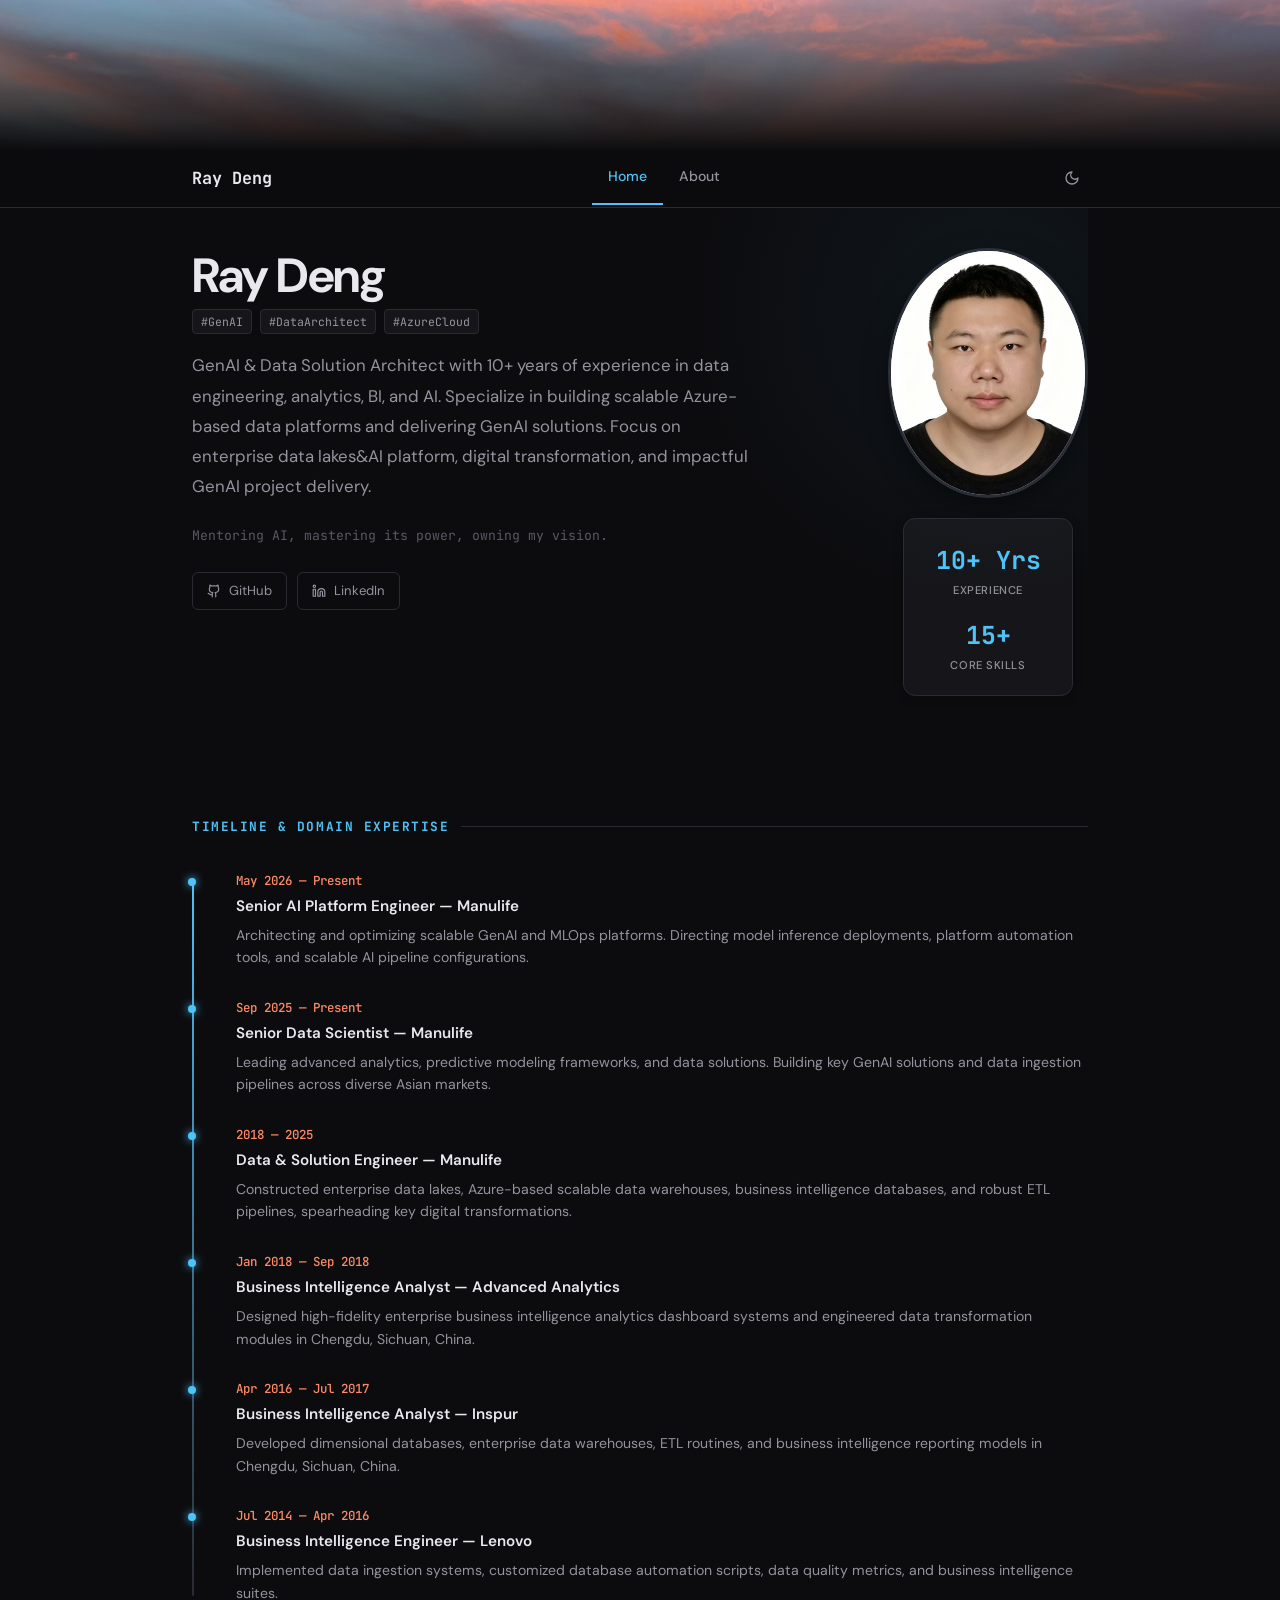
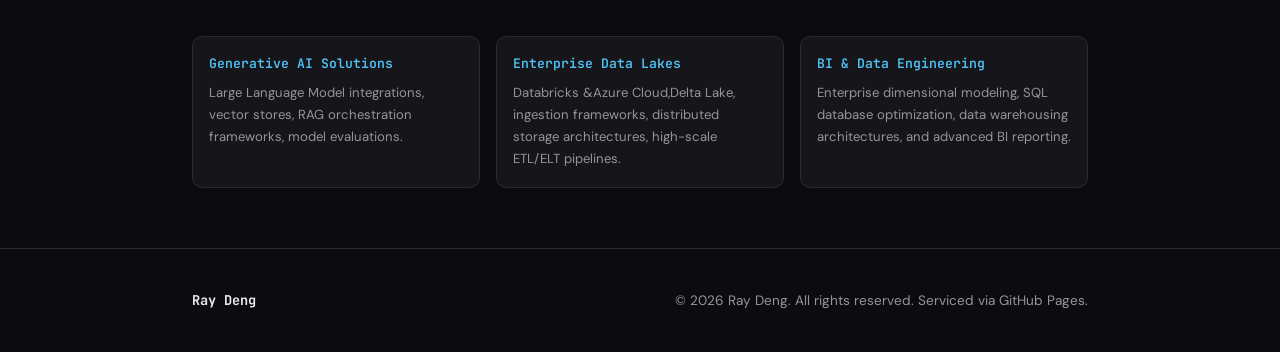
<file: index.html>
<!DOCTYPE html>
<html lang="en" data-theme="dark">

<head>
  <meta charset="UTF-8">
  <meta name="viewport" content="width=device-width, initial-scale=1.0">
  <meta name="description"
    content="Welcome to Ray Deng's digital space. Explore thoughts, tutorials, and insights about modern web development, UI/UX design, and coding practices.">
  <meta name="author" content="Ray Deng">

  <!-- Open Graph / Facebook -->
  <meta property="og:type" content="website">
  <meta property="og:url" content="https://raydeng123.github.io/">
  <meta property="og:title" content="Ray Deng | Tech Blog & Portfolio">
  <meta property="og:description"
    content="Explore insights, projects, and tutorials about front-end architecture, CSS layouts, and modern web systems.">
  <meta property="og:image" content="assets/welcome-cover.png">

  <!-- Twitter -->
  <meta property="twitter:card" content="summary_large_image">
  <meta property="twitter:url" content="https://raydeng123.github.io/">
  <meta property="twitter:title" content="Ray Deng | Tech Blog & Portfolio">
  <meta property="twitter:description"
    content="Explore insights, projects, and tutorials about front-end architecture, CSS layouts, and modern web systems.">
  <meta property="twitter:image" content="assets/welcome-cover.png">

  <title>Ray Deng | Digital Space</title>

  <!-- Stylesheets -->
  <link rel="stylesheet" href="css/styles.css?v=2.2">

  <!-- Favicon -->
  <link rel="icon" type="image/png" href="assets/avatar.png">
</head>

<body>

  <!-- --- TOP WIDESCREEN BANNER --- -->
  <div class="profile-banner">
    <img src="assets/banner-bg.jpeg" alt="Ray Deng Sunset Lake Profile Banner">
  </div>

  <!-- --- STICKY NAV BAR (VIC STYLE) --- -->
  <header class="site-nav">
    <div class="nav-inner">
      <div class="nav-brand-group">
        <a href="index.html" class="nav-brand">
          <span class="mono">Ray Deng</span>
        </a>
      </div>

      <nav aria-label="Main Navigation">
        <ul class="nav-tabs" id="nav-tabs">
          <li class="nav-tab active" data-target="hero">Home</li>
          <li class="nav-tab" data-target="about">About</li>
        </ul>
      </nav>

      <div class="nav-controls">
        <button id="theme-toggle" class="theme-toggle-btn" aria-label="Toggle dark/light theme">
          <svg width="16" height="16" viewBox="0 0 24 24" fill="none" stroke="currentColor" stroke-width="2"
            stroke-linecap="round" stroke-linejoin="round"></svg>
        </button>
        <button id="mobile-menu-toggle" class="mobile-menu-toggle" aria-label="Open mobile menu" aria-expanded="false">
          ☰
        </button>
      </div>
    </div>
  </header>

  <!-- --- MAIN CONTAINER --- -->
  <main class="container">

    <!-- --- HERO / PROFILE SUMMARY SECTION --- -->
    <section id="hero" class="hero page-section">
      <div class="hero-grid">

        <!-- Left details column -->
        <div class="hero-left">
          <h1 class="hero-name">Ray Deng</h1>

          <div class="hero-sub-badges">
            <span class="hero-badge">#GenAI</span>
            <span class="hero-badge">#DataArchitect</span>
            <span class="hero-badge">#AzureCloud</span>
          </div>

          <p class="hero-tagline">
            GenAI & Data Solution Architect with 10+ years of experience in data engineering, analytics, BI, and AI.
            Specialize in building scalable Azure-based data platforms and delivering GenAI solutions. Focus on
            enterprise data lakes&AI platform, digital transformation, and impactful GenAI project delivery.
          </p>

          <p class="hero-signature">
            Mentoring AI, mastering its power, owning my vision.
          </p>

          <!-- Social Profiles -->
          <ul class="social-links" aria-label="Professional Links">
            <li>
              <a href="https://github.com/raydeng" class="social-link" target="_blank" rel="noopener">
                <svg width="14" height="14" viewBox="0 0 24 24" fill="none" stroke="currentColor" stroke-width="2"
                  stroke-linecap="round" stroke-linejoin="round">
                  <path
                    d="M15 22v-4a4.8 4.8 0 0 0-1-3.5c3 0 6-2 6-5.5.08-1.25-.27-2.48-1-3.5.28-1.15.28-2.35 0-3.5 0 0-1 0-3 1.5-2.64-.5-5.36-.5-8 0C6 2 5 2 5 2c-.3 1.15-.3 2.35 0 3.5A5.403 5.403 0 0 0 4 9c0 3.5 3 5.5 6 5.5-.39.49-.68 1.05-.85 1.65-.17.6-.22 1.23-.15 1.85v4">
                  </path>
                  <path d="M9 18c-4.51 2-5-2-7-2"></path>
                </svg>
                <span>GitHub</span>
              </a>
            </li>
            <li>
              <a href="https://www.linkedin.com/in/ray-deng-637037118/" class="social-link" target="_blank"
                rel="noopener">
                <svg width="14" height="14" viewBox="0 0 24 24" fill="none" stroke="currentColor" stroke-width="2"
                  stroke-linecap="round" stroke-linejoin="round">
                  <path d="M16 8a6 6 0 0 1 6 6v7h-4v-7a2 2 0 0 0-2-2 2 2 0 0 0-2 2v7h-4v-7a6 6 0 0 1 6-6z"></path>
                  <rect x="2" y="9" width="4" height="12"></rect>
                  <circle cx="4" cy="4" r="2"></circle>
                </svg>
                <span>LinkedIn</span>
              </a>
            </li>
          </ul>
        </div>

        <!-- Right profile column -->
        <div class="hero-right">
          <div class="hero-avatar">
            <img src="assets/avatar.jpg" alt="Ray Deng avatar representation">
          </div>

          <div class="hero-stats">
            <div class="stat-item">
              <div class="stat-num">10+ Yrs</div>
              <div class="stat-label">Experience</div>
            </div>
            <div class="stat-item">
              <div class="stat-num">15+</div>
              <div class="stat-label">Core Skills</div>
            </div>
          </div>
        </div>

      </div>
    </section>

    <!-- --- ABOUT ME SECTION (GLOWING TIMELINE) --- -->
    <section id="about" class="section page-section">
      <h2 class="section-title">Timeline & Domain Expertise</h2>

      <div class="timeline">

        <div class="timeline-item">
          <div class="timeline-period">May 2026 — Present</div>
          <h3 class="timeline-title">Senior AI Platform Engineer — Manulife</h3>
          <p class="timeline-desc">
            Architecting and optimizing scalable GenAI and MLOps platforms. Directing model inference deployments,
            platform automation tools, and scalable AI pipeline configurations.
          </p>
        </div>

        <div class="timeline-item">
          <div class="timeline-period">Sep 2025 — Present</div>
          <h3 class="timeline-title">Senior Data Scientist — Manulife</h3>
          <p class="timeline-desc">
            Leading advanced analytics, predictive modeling frameworks, and data solutions. Building key GenAI solutions
            and data ingestion pipelines across diverse Asian markets.
          </p>
        </div>

        <div class="timeline-item">
          <div class="timeline-period">2018 — 2025</div>
          <h3 class="timeline-title">Data & Solution Engineer — Manulife</h3>
          <p class="timeline-desc">
            Constructed enterprise data lakes, Azure-based scalable data warehouses, business intelligence databases,
            and robust ETL pipelines, spearheading key digital transformations.
          </p>
        </div>

        <div class="timeline-item">
          <div class="timeline-period">Jan 2018 — Sep 2018</div>
          <h3 class="timeline-title">Business Intelligence Analyst — Advanced Analytics</h3>
          <p class="timeline-desc">
            Designed high-fidelity enterprise business intelligence analytics dashboard systems and engineered data
            transformation modules in Chengdu, Sichuan, China.
          </p>
        </div>

        <div class="timeline-item">
          <div class="timeline-period">Apr 2016 — Jul 2017</div>
          <h3 class="timeline-title">Business Intelligence Analyst — Inspur</h3>
          <p class="timeline-desc">
            Developed dimensional databases, enterprise data warehouses, ETL routines, and business intelligence
            reporting models in Chengdu, Sichuan, China.
          </p>
        </div>

        <div class="timeline-item">
          <div class="timeline-period">Jul 2014 — Apr 2016</div>
          <h3 class="timeline-title">Business Intelligence Engineer — Lenovo</h3>
          <p class="timeline-desc">
            Implemented data ingestion systems, customized database automation scripts, data quality metrics, and
            business intelligence suites.
          </p>
        </div>

      </div>

      <!-- Tech Capabilities Grid -->
      <div class="skills-grid">

        <div class="skill-card">
          <h4 class="skill-title">Generative AI Solutions</h4>
          <p class="skill-desc">Large Language Model integrations, vector stores, RAG orchestration frameworks, model
            evaluations.</p>
        </div>
        <div class="skill-card">
          <h4 class="skill-title">Enterprise Data Lakes</h4>
          <p class="skill-desc">Databricks &Azure Cloud,Delta Lake, ingestion frameworks, distributed storage
            architectures, high-scale
            ETL/ELT pipelines.</p>
        </div>

        <div class="skill-card">
          <h4 class="skill-title">BI & Data Engineering</h4>
          <p class="skill-desc">Enterprise dimensional modeling, SQL database optimization, data warehousing
            architectures, and advanced BI reporting.</p>
        </div>

      </div>
    </section>

  </main>

  <!-- --- FOOTER --- -->
  <footer>
    <div class="footer-container">
      <span class="mono" style="font-weight: 700; color: var(--text-primary);">Ray Deng</span>
      <p class="copyright">&copy; 2026 Ray Deng. All rights reserved. Serviced via GitHub Pages.</p>
    </div>
  </footer>

  <!-- Site controller script -->
  <script src="js/app.js"></script>
</body>

</html>
</file>
<file: css/styles.css>
@import url('https://fonts.googleapis.com/css2?family=DM+Sans:wght@300;400;500;700&family=JetBrains+Mono:wght@400;500;700&display=swap');

/* --- THEME SYSTEM & VARIABLES --- */
:root {
  /* Deli Chen Signature Cyber Dark Palette */
  --bg-base: #0c0c0f;
  --bg-surface: #16161a;
  --bg-surface-hover: #1e1e24;
  --bg-header: rgba(12, 12, 15, 0.92);

  --border-primary: #2a2a32;
  --border-hover: #4fc3f7;

  --accent-primary: #4fc3f7;
  /* Cyber Luminous Blue/Cyan */
  --accent-secondary: #ff8a65;
  /* Soft Coral/Warm Orange */
  --accent-green: #66bb6a;
  /* Emerald badge */
  --accent-gold: #ffd54f;
  /* Amber/Gold alert */
  --accent-gradient: linear-gradient(135deg, #4fc3f7 50%, #ff8a65);

  --text-primary: #e8e8ed;
  --text-secondary: #94949e;
  --text-muted: #6b6b76;

  --shadow-sm: 0 2px 8px rgba(0, 0, 0, 0.4);
  --shadow-md: 0 8px 24px rgba(0, 0, 0, 0.5);
  --shadow-glow: 0 0 16px rgba(79, 195, 247, 0.1);
  --shadow-glow-orange: 0 0 16px rgba(255, 138, 101, 0.1);

  --font-heading: 'DM Sans', sans-serif;
  --font-body: 'DM Sans', sans-serif;
  --font-mono: 'JetBrains Mono', monospace;

  --radius-sm: 6px;
  --radius-md: 10px;
  --radius-lg: 12px;

  --transition-smooth: all 0.25s cubic-bezier(0.4, 0, 0.2, 1);
  --transition-snap: all 0.15s cubic-bezier(0.25, 0.8, 0.25, 1);
  --blur-amount: blur(12px);
}

[data-theme="light"] {
  /* Premium Technical Light Palette */
  --bg-base: #f8fafc;
  --bg-surface: #ffffff;
  --bg-surface-hover: #f1f5f9;
  --bg-header: rgba(248, 250, 252, 0.92);

  --border-primary: #e2e8f0;
  --border-hover: #0ea5e9;

  --accent-primary: #0ea5e9;
  --accent-secondary: #ea580c;
  --accent-green: #16a34a;
  --accent-gold: #d97706;
  --accent-gradient: linear-gradient(135deg, #0ea5e9 50%, #ea580c);

  --text-primary: #0f172a;
  --text-secondary: #475569;
  --text-muted: #94a3b8;

  --shadow-sm: 0 2px 8px rgba(0, 0, 0, 0.05);
  --shadow-md: 0 8px 24px rgba(0, 0, 0, 0.08);
  --shadow-glow: 0 0 16px rgba(14, 165, 233, 0.08);
  --shadow-glow-orange: 0 0 16px rgba(234, 88, 12, 0.08);
}

/* --- RESET & BASIC STYLES --- */
* {
  margin: 0;
  padding: 0;
  box-sizing: border-box;
}

html {
  scroll-behavior: smooth;
  font-size: 16px;
}

body {
  background-color: var(--bg-base);
  color: var(--text-primary);
  font-family: var(--font-body);
  line-height: 1.7;
  overflow-x: hidden;
  transition: background-color 0.4s ease, color 0.2s ease;
}

.mono {
  font-family: var(--font-mono);
}

a {
  color: var(--accent-primary);
  text-decoration: none;
  transition: var(--transition-snap);
}

a:hover {
  opacity: 0.85;
}

h1,
h2,
h3,
h4,
h5,
h6 {
  font-family: var(--font-heading);
  font-weight: 700;
  color: var(--text-primary);
}

/* --- WEB DISPLAY SCROLLBAR --- */
::-webkit-scrollbar {
  width: 8px;
}

::-webkit-scrollbar-track {
  background: var(--bg-base);
}

::-webkit-scrollbar-thumb {
  background: var(--border-primary);
  border-radius: 4px;
}

::-webkit-scrollbar-thumb:hover {
  background: var(--accent-primary);
}

/* --- TOP PROFILE WIDESCREEN BANNER --- */
.profile-banner {
  width: 100%;
  height: 150px; /* Thin widescreen header banner */
  overflow: hidden;
  position: relative;
}

.profile-banner img {
  width: 100%;
  height: 100%;
  object-fit: cover;
  object-position: center 50%; /* Focuses on the gorgeous sunset horizon and mountain peaks */
}

.profile-banner::after {
  content: '';
  position: absolute;
  bottom: 0;
  left: 0;
  right: 0;
  height: 150px; /* Tall smooth gradient fade into the page canvas */
  background: linear-gradient(transparent, var(--bg-base));
}

/* --- STICKY NAV BAR (VIC STYLE) --- */
.site-nav {
  position: sticky;
  top: 0;
  z-index: 100;
  background: var(--bg-header);
  backdrop-filter: var(--blur-amount);
  -webkit-backdrop-filter: var(--blur-amount);
  border-bottom: 1px solid var(--border-primary);
  transition: var(--transition-smooth);
}

.nav-inner {
  max-width: 960px;
  margin: 0 auto;
  padding: 0 2rem;
  display: flex;
  justify-content: space-between;
  align-items: center;
}

.nav-brand-group {
  display: flex;
  align-items: center;
}

.nav-brand {
  font-family: var(--font-heading);
  font-weight: 700;
  font-size: 1.05rem;
  color: var(--text-primary);
  padding: 14px 0;
  display: flex;
  align-items: center;
  gap: 0.5rem;
}

.nav-tabs {
  display: flex;
  list-style: none;
}

.nav-tab {
  padding: 14px 16px;
  font-size: 0.88rem;
  color: var(--text-secondary);
  cursor: pointer;
  border-bottom: 2px solid transparent;
  transition: var(--transition-smooth);
  user-select: none;
  font-weight: 500;
}

.nav-tab:hover {
  color: var(--text-primary);
}

.nav-tab.active {
  color: var(--accent-primary);
  border-bottom-color: var(--accent-primary);
}

.nav-controls {
  display: flex;
  align-items: center;
  gap: 1rem;
}

.theme-toggle-btn {
  background: none;
  border: none;
  cursor: pointer;
  width: 32px;
  height: 32px;
  display: flex;
  align-items: center;
  justify-content: center;
  color: var(--text-secondary);
  transition: var(--transition-smooth);
}

.theme-toggle-btn:hover {
  color: var(--accent-primary);
  transform: rotate(15deg);
}

.mobile-menu-toggle {
  display: none;
  background: none;
  border: none;
  color: var(--text-primary);
  font-size: 1.25rem;
  cursor: pointer;
}

/* --- LAYOUT WRAPPER --- */
.container {
  max-width: 960px;
  margin: 0 auto;
  padding: 0 2rem;
}

/* --- HERO SECTION --- */
.hero {
  padding: 40px 0 60px;
  position: relative;
  overflow: hidden;
}

.hero::before {
  content: '';
  position: absolute;
  top: -200px;
  right: -200px;
  width: 600px;
  height: 600px;
  background: radial-gradient(circle, rgba(79, 195, 247, 0.06) 0%, transparent 70%);
  pointer-events: none;
}

.hero-grid {
  display: grid;
  grid-template-columns: 1fr auto;
  gap: 40px;
  align-items: start;
}

.hero-left {
  display: flex;
  flex-direction: column;
}

.hero-name {
  font-size: 3rem;
  font-weight: 700;
  letter-spacing: -0.03em;
  margin-bottom: 6px;
  background: linear-gradient(135deg, var(--text-primary) 60%, var(--accent-primary));
  -webkit-background-clip: text;
  -webkit-text-fill-color: transparent;
  background-clip: text;
  line-height: 1.15;
}

.hero-sub-badges {
  display: flex;
  gap: 8px;
  margin-bottom: 16px;
  flex-wrap: wrap;
}

.hero-badge {
  font-family: var(--font-mono);
  font-size: 0.72rem;
  padding: 2px 8px;
  background: var(--bg-surface);
  border: 1px solid var(--border-primary);
  border-radius: 4px;
  color: var(--text-secondary);
}

.hero-tagline {
  font-size: 1.05rem;
  color: var(--text-secondary);
  max-width: 560px;
  margin-bottom: 24px;
  line-height: 1.8;
}

.hero-signature {
  font-family: var(--font-mono);
  font-size: 0.82rem;
  color: var(--text-muted);
  margin-bottom: 24px;
  opacity: 0.8;
}

/* SOCIAL BUTTON LINKS */
.social-links {
  display: flex;
  gap: 10px;
  flex-wrap: wrap;
  list-style: none;
}

.social-link {
  display: inline-flex;
  align-items: center;
  gap: 8px;
  padding: 7px 14px;
  border: 1px solid var(--border-primary);
  border-radius: var(--radius-sm);
  font-size: 0.82rem;
  color: var(--text-secondary);
  transition: var(--transition-smooth);
}

.social-link:hover {
  border-color: var(--accent-primary);
  color: var(--accent-primary);
  box-shadow: var(--shadow-glow);
  opacity: 1;
}

/* HERO STATS (RIGHT COLUMN) */
.hero-right {
  display: flex;
  flex-direction: column;
  align-items: center;
  gap: 20px;
}

.hero-avatar {
  width: 200px;
  height: 250px;
  border-radius: 50%;
  overflow: hidden;
  border: 3px solid var(--border-primary);
  background-color: #ffffff;
  /* Match the photo white background seamlessly */
  box-shadow: var(--shadow-md);
  transition: var(--transition-smooth);
}

.hero-avatar img {
  width: 100%;
  height: 100%;
  object-fit: cover;
  transform: scale(1.0);
  /* Use original scale 1.0 to show full photo (hair and clothes), translate up slightly to hide flat edge */
  transition: var(--transition-smooth);
}

.hero-avatar:hover {
  border-color: var(--accent-primary);
  box-shadow: var(--shadow-glow);
}

.hero-avatar:hover img {
  transform: scale(1.04) translateY(-4px);
  /* Subtle zoom/lift on hover */
}

.hero-stats {
  display: flex;
  flex-direction: column;
  gap: 14px;
  padding: 20px;
  background: var(--bg-surface);
  border: 1px solid var(--border-primary);
  border-radius: var(--radius-lg);
  min-width: 170px;
  box-shadow: var(--shadow-sm);
}

.stat-item {
  text-align: center;
}

.stat-num {
  font-family: var(--font-mono);
  font-size: 1.55rem;
  font-weight: 700;
  color: var(--accent-primary);
}

.stat-label {
  font-size: 0.7rem;
  color: var(--text-secondary);
  text-transform: uppercase;
  letter-spacing: 0.05em;
  font-weight: 500;
}

/* --- MONOSPACE SECTION HEADER (VIC STYLE) --- */
.section {
  padding: 60px 0;
}

.section-title {
  font-family: var(--font-mono);
  font-size: 0.8rem;
  text-transform: uppercase;
  letter-spacing: 0.12em;
  color: var(--accent-primary);
  margin-bottom: 32px;
  display: flex;
  align-items: center;
  gap: 12px;
}

.section-title::after {
  content: '';
  flex: 1;
  height: 1px;
  background: var(--border-primary);
}

/* --- BLOG FILTER & SEARCH ENGINE --- */
.blog-controls {
  display: flex;
  flex-direction: column;
  gap: 1rem;
  margin-bottom: 2rem;
}

.search-wrapper {
  position: relative;
  width: 100%;
}

.search-input {
  width: 100%;
  padding: 10px 14px 10px 36px;
  background-color: var(--bg-surface);
  border: 1px solid var(--border-primary);
  border-radius: var(--radius-sm);
  color: var(--text-primary);
  font-family: var(--font-body);
  font-size: 0.9rem;
  transition: var(--transition-smooth);
}

.search-input:focus {
  outline: none;
  border-color: var(--accent-primary);
  box-shadow: var(--shadow-glow);
}

.search-icon {
  position: absolute;
  left: 12px;
  top: 50%;
  transform: translateY(-50%);
  color: var(--text-muted);
  pointer-events: none;
  font-size: 0.9rem;
}

.category-filters {
  display: flex;
  flex-wrap: wrap;
  gap: 0.5rem;
}

.filter-btn {
  font-family: var(--font-mono);
  padding: 4px 10px;
  background: var(--bg-surface);
  border: 1px solid var(--border-primary);
  border-radius: 4px;
  color: var(--text-secondary);
  cursor: pointer;
  font-size: 0.75rem;
  transition: var(--transition-snap);
}

.filter-btn:hover,
.filter-btn.active {
  border-color: var(--accent-primary);
  color: var(--accent-primary);
  box-shadow: var(--shadow-glow);
}

/* --- HIGH-DENSITY PAPER-STYLE LIST --- */
.paper-list {
  display: flex;
  flex-direction: column;
  gap: 12px;
}

.paper-item {
  padding: 14px 18px;
  background: var(--bg-surface);
  border: 1px solid var(--border-primary);
  border-radius: var(--radius-md);
  transition: var(--transition-smooth);
  display: grid;
  grid-template-columns: auto 1fr auto;
  gap: 20px;
  align-items: center;
}

.paper-item:hover {
  border-color: var(--accent-primary);
  background: var(--bg-surface-hover);
  transform: translateY(-2px);
  box-shadow: var(--shadow-glow);
}

.paper-date {
  font-family: var(--font-mono);
  font-size: 0.82rem;
  color: var(--accent-secondary);
  min-width: 90px;
}

.paper-title {
  font-weight: 500;
  font-size: 0.95rem;
  color: var(--text-primary);
  transition: var(--transition-snap);
}

.paper-item:hover .paper-title {
  color: var(--accent-primary);
}

.paper-meta {
  display: flex;
  align-items: center;
  gap: 8px;
  flex-wrap: wrap;
  justify-content: flex-end;
}

.paper-citations {
  font-family: var(--font-mono);
  font-size: 0.78rem;
  color: var(--accent-primary);
  white-space: nowrap;
  padding: 3px 8px;
  background: rgba(79, 195, 247, 0.06);
  border-radius: 4px;
  border: 1px solid rgba(79, 195, 247, 0.15);
}

[data-theme="light"] .paper-citations {
  background: rgba(14, 165, 233, 0.05);
}

.paper-badge {
  display: inline-flex;
  align-items: center;
  gap: 3px;
  font-size: 0.72rem;
  font-weight: 600;
  padding: 2px 7px;
  border-radius: 3px;
  text-transform: uppercase;
  letter-spacing: 0.03em;
}

.badge-gold {
  background: rgba(255, 213, 79, 0.12);
  color: var(--accent-gold);
  border: 1px solid rgba(255, 213, 79, 0.25);
}

.no-results {
  text-align: center;
  padding: 40px;
  color: var(--text-secondary);
  font-size: 0.95rem;
  background: var(--bg-surface);
  border-radius: var(--radius-md);
  border: 1px dashed var(--border-primary);
}

/* --- EXPERIENCE & EDUCATION TIMELINE --- */
.timeline {
  position: relative;
  padding-left: 24px;
}

.timeline::before {
  content: '';
  position: absolute;
  left: 0;
  top: 8px;
  bottom: 8px;
  width: 2px;
  background: linear-gradient(180deg, var(--accent-primary) 0%, var(--border-primary) 100%);
  border-radius: 1px;
}

.timeline-item {
  position: relative;
  margin-bottom: 28px;
  padding-left: 20px;
}

.timeline-item:last-child {
  margin-bottom: 0;
}

.timeline-item::before {
  content: '';
  position: absolute;
  left: -28px;
  top: 8px;
  width: 8px;
  height: 8px;
  background: var(--accent-primary);
  border-radius: 50%;
  box-shadow: 0 0 8px var(--accent-primary);
}

.timeline-period {
  font-family: var(--font-mono);
  font-size: 0.78rem;
  color: var(--accent-secondary);
  margin-bottom: 3px;
  font-weight: 500;
}

.timeline-title {
  font-weight: 600;
  margin-bottom: 4px;
  font-size: 0.95rem;
  color: var(--text-primary);
}

.timeline-desc {
  font-size: 0.88rem;
  color: var(--text-secondary);
  line-height: 1.6;
}

/* --- ABOUT SKILLS LIST --- */
.skills-grid {
  display: grid;
  grid-template-columns: repeat(auto-fill, minmax(220px, 1fr));
  gap: 16px;
  margin-top: 32px;
}

.skill-card {
  padding: 16px;
  background: var(--bg-surface);
  border: 1px solid var(--border-primary);
  border-radius: var(--radius-md);
  transition: var(--transition-smooth);
}

.skill-card:hover {
  border-color: var(--accent-primary);
  transform: translateY(-2px);
}

.skill-title {
  font-family: var(--font-mono);
  font-size: 0.82rem;
  color: var(--accent-primary);
  margin-bottom: 6px;
  font-weight: 600;
}

.skill-desc {
  font-size: 0.82rem;
  color: var(--text-secondary);
}

/* --- CONTACT CONTAINER --- */
.contact-container {
  max-width: 600px;
  margin: 0 auto;
  background: var(--bg-surface);
  border: 1px solid var(--border-primary);
  border-radius: var(--radius-lg);
  padding: 32px;
  box-shadow: var(--shadow-sm);
}

.contact-form {
  display: flex;
  flex-direction: column;
  gap: 20px;
}

.form-group {
  display: flex;
  flex-direction: column;
  gap: 6px;
}

.form-label {
  font-family: var(--font-mono);
  font-size: 0.78rem;
  font-weight: 600;
  color: var(--text-secondary);
  text-transform: uppercase;
  letter-spacing: 0.05em;
}

.form-input,
.form-textarea {
  padding: 10px 14px;
  background-color: var(--bg-base);
  border: 1px solid var(--border-primary);
  border-radius: var(--radius-sm);
  color: var(--text-primary);
  font-family: var(--font-body);
  font-size: 0.9rem;
  transition: var(--transition-smooth);
}

.form-input:focus,
.form-textarea:focus {
  outline: none;
  border-color: var(--accent-primary);
  box-shadow: var(--shadow-glow);
}

.form-textarea {
  min-height: 120px;
  resize: vertical;
}

.btn {
  display: inline-flex;
  align-items: center;
  justify-content: center;
  padding: 10px 20px;
  border-radius: var(--radius-sm);
  font-weight: 600;
  font-size: 0.9rem;
  cursor: pointer;
  transition: var(--transition-smooth);
  font-family: var(--font-heading);
}

.btn-primary {
  background: var(--accent-gradient);
  color: #ffffff;
  border: none;
}

.btn-primary:hover {
  box-shadow: var(--shadow-glow-orange), var(--shadow-glow);
  transform: translateY(-1px);
  opacity: 0.95;
}

.btn-secondary {
  background: var(--bg-surface);
  color: var(--text-primary);
  border: 1px solid var(--border-primary);
}

.btn-secondary:hover {
  border-color: var(--accent-primary);
  color: var(--accent-primary);
  box-shadow: var(--shadow-glow);
}

/* --- DYNAMIC ARTICLE VIEW STYLES (post.html) --- */
.post-layout {
  padding: 40px 0 60px;
  max-width: 760px;
  margin: 0 auto;
}

.post-header {
  margin-bottom: 32px;
}

.post-header-back {
  font-family: var(--font-mono);
  display: inline-flex;
  align-items: center;
  gap: 6px;
  font-size: 0.8rem;
  color: var(--accent-primary);
  margin-bottom: 20px;
}

.post-header-back:hover {
  transform: translateX(-3px);
}

.post-category-tag {
  font-family: var(--font-mono);
  display: inline-block;
  padding: 2px 8px;
  border-radius: 4px;
  font-size: 0.72rem;
  font-weight: 600;
  text-transform: uppercase;
  letter-spacing: 0.05em;
  background: rgba(79, 195, 247, 0.08);
  color: var(--accent-primary);
  border: 1px solid rgba(79, 195, 247, 0.2);
  margin-bottom: 12px;
}

.post-title-main {
  font-size: 2.5rem;
  font-weight: 700;
  letter-spacing: -0.02em;
  margin-bottom: 16px;
  line-height: 1.2;
}

.post-meta-details {
  display: flex;
  flex-wrap: wrap;
  gap: 16px;
  color: var(--text-secondary);
  font-size: 0.85rem;
  border-bottom: 1px solid var(--border-primary);
  padding-bottom: 20px;
  align-items: center;
}

.post-meta-item {
  display: flex;
  align-items: center;
  gap: 4px;
  font-family: var(--font-mono);
}

.post-featured-image {
  width: 100%;
  max-height: 380px;
  object-fit: cover;
  border-radius: var(--radius-lg);
  border: 1px solid var(--border-primary);
  margin-bottom: 40px;
}

.reading-progress-container {
  position: fixed;
  top: 48px;
  left: 0;
  width: 100%;
  height: 2px;
  z-index: 101;
  background: transparent;
  pointer-events: none;
}

.reading-progress-bar {
  height: 100%;
  width: 0%;
  background: var(--accent-primary);
  transition: width 0.08s linear;
}

/* --- POST MARKDOWN TYPOGRAPHY --- */
.post-body {
  font-size: 1.05rem;
  line-height: 1.8;
  color: var(--text-primary);
}

.post-body p {
  margin-bottom: 24px;
}

.post-body h2 {
  font-size: 1.5rem;
  margin: 44px 0 16px;
  padding-bottom: 6px;
  border-bottom: 1px solid var(--border-primary);
}

.post-body h3 {
  font-size: 1.2rem;
  margin: 32px 0 12px;
}

.post-body hr {
  border: 0;
  height: 1px;
  background: var(--border-primary);
  margin: 40px 0;
}

.post-body ul,
.post-body ol {
  margin-bottom: 24px;
  padding-left: 20px;
}

.post-body li {
  margin-bottom: 6px;
}

.post-body blockquote {
  border-left: 3px solid var(--accent-primary);
  padding: 10px 20px;
  margin: 28px 0;
  background: var(--bg-surface);
  border-radius: 0 var(--radius-sm) var(--radius-sm) 0;
  font-style: italic;
  color: var(--text-secondary);
}

.post-body code {
  font-family: var(--font-mono);
  font-size: 0.85em;
  background: var(--bg-surface);
  border: 1px solid var(--border-primary);
  padding: 2px 6px;
  border-radius: 4px;
  color: var(--accent-secondary);
}

.post-body pre {
  margin: 28px 0;
  background: var(--bg-surface);
  border: 1px solid var(--border-primary);
  border-radius: var(--radius-md);
  padding: 18px;
  overflow-x: auto;
}

.post-body pre code {
  background: none;
  border: none;
  padding: 0;
  font-size: 0.85em;
  color: var(--text-primary);
}

.post-body img {
  border-radius: var(--radius-md);
  border: 1px solid var(--border-primary);
  margin: 28px auto;
}

/* --- FOOTER --- */
footer {
  border-top: 1px solid var(--border-primary);
  background-color: var(--bg-base);
  padding: 40px 0;
  text-align: center;
  font-size: 0.85rem;
}

.footer-container {
  max-width: 960px;
  margin: 0 auto;
  padding: 0 2rem;
  display: flex;
  justify-content: space-between;
  align-items: center;
}

.copyright {
  color: var(--text-secondary);
}

/* --- RESPONSIVE MEDIA STYLES --- */
@media (max-width: 768px) {
  html {
    font-size: 15px;
  }

  .profile-banner {
    height: 120px;
  }

  .nav-inner {
    padding: 0 1.5rem;
  }

  .nav-tabs {
    display: none;
    position: absolute;
    top: 100%;
    left: 0;
    right: 0;
    background: var(--bg-surface);
    border-bottom: 1px solid var(--border-primary);
    flex-direction: column;
    padding: 10px 0;
  }

  .nav-tabs.active {
    display: flex;
  }

  .nav-tab {
    padding: 12px 24px;
    border-bottom: none;
    border-left: 2px solid transparent;
  }

  .nav-tab.active {
    border-left-color: var(--accent-primary);
  }

  .mobile-menu-toggle {
    display: block;
  }

  .hero-grid {
    grid-template-columns: 1fr;
    gap: 30px;
  }

  .hero-right {
    flex-direction: row;
    width: 100%;
    justify-content: space-between;
    align-items: center;
    border-top: 1px solid var(--border-primary);
    padding-top: 24px;
  }

  .hero-stats {
    flex-direction: row;
    flex-grow: 1;
    justify-content: space-around;
    padding: 12px;
    min-width: unset;
  }

  .hero-name {
    font-size: 2.40rem;
  }

  .paper-item {
    grid-template-columns: 1fr;
    gap: 8px;
  }

  .paper-meta {
    justify-content: flex-start;
    margin-top: 4px;
  }

  .footer-container {
    flex-direction: column;
    gap: 16px;
  }
}
</file>
